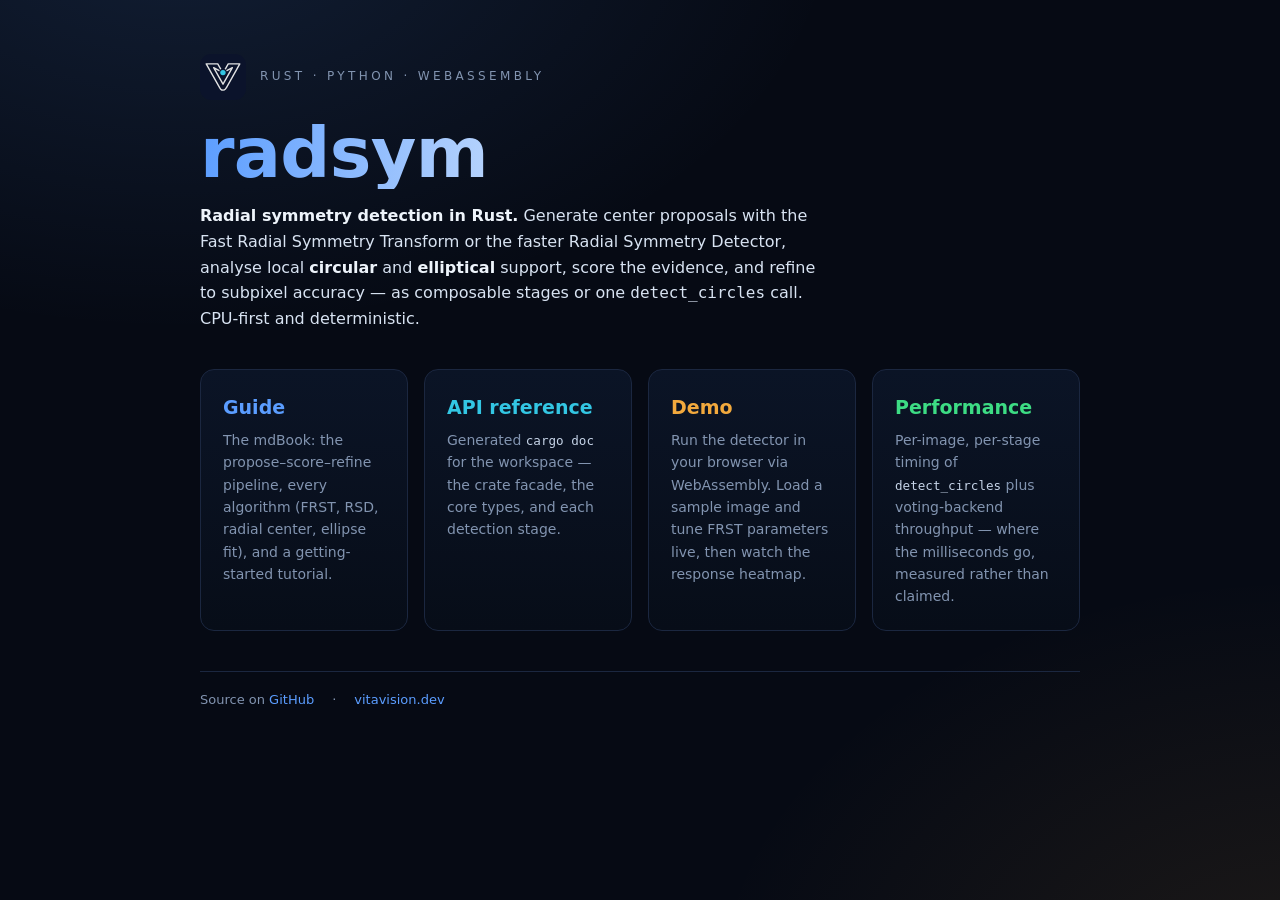
<file: .github/pages/index.html>
<!doctype html>
<html lang="en">
    <head>
        <meta charset="utf-8" />
        <meta name="viewport" content="width=device-width, initial-scale=1" />
        <title>radsym</title>
        <meta
            name="description"
            content="Radial symmetry detection in Rust — center proposals (FRST/RSD), local circular and elliptical support analysis, scoring, and subpixel refinement. CPU-first, deterministic, composable tools."
        />
        <link rel="icon" type="image/svg+xml" href="./img/vv-logo.svg" />
        <style>
            :root {
                color-scheme: dark;
                --bg: #060a14;
                --blue: #5b9dff;
                --amber: #f2a93d;
                --teal: #33c6e3;
                --green: #3ddc84;
                --ink: #d8e3f2;
                --muted: #8294b0;
                --card: #0b1426;
                --edge: #1b2740;
            }
            * {
                box-sizing: border-box;
            }
            html,
            body {
                margin: 0;
                min-height: 100%;
            }
            body {
                background:
                    radial-gradient(
                        1100px 700px at 14% -10%,
                        rgba(91, 157, 255, 0.14),
                        transparent 60%
                    ),
                    radial-gradient(
                        1000px 720px at 102% 112%,
                        rgba(242, 169, 61, 0.1),
                        transparent 60%
                    ),
                    var(--bg);
                color: var(--ink);
                font:
                    16px/1.6 ui-sans-serif,
                    system-ui,
                    -apple-system,
                    "Segoe UI",
                    Roboto,
                    sans-serif;
                display: flex;
                align-items: center;
                justify-content: center;
                padding: 6vh 24px;
            }
            main {
                width: 100%;
                max-width: 880px;
            }
            .brand {
                display: flex;
                align-items: center;
                gap: 14px;
                margin: 0 0 18px;
            }
            .brand img {
                width: 46px;
                height: 46px;
                border-radius: 11px;
            }
            .tag {
                letter-spacing: 0.28em;
                text-transform: uppercase;
                font-size: 12px;
                color: var(--muted);
                margin: 0;
            }
            h1 {
                margin: 0 0 14px;
                font-size: clamp(38px, 8.4vw, 70px);
                font-weight: 700;
                line-height: 1.02;
                letter-spacing: -0.01em;
                background: linear-gradient(
                    96deg,
                    var(--blue),
                    #eef4fb 54%,
                    var(--amber)
                );
                -webkit-background-clip: text;
                background-clip: text;
                color: transparent;
            }
            .lede {
                margin: 0 0 38px;
                max-width: 62ch;
                color: var(--ink);
            }
            .lede b {
                color: #eef4fb;
                font-weight: 600;
            }
            .grid {
                display: grid;
                grid-template-columns: repeat(auto-fit, minmax(190px, 1fr));
                gap: 16px;
            }
            a.card {
                display: block;
                padding: 22px;
                border: 1px solid var(--edge);
                border-radius: 14px;
                background: linear-gradient(180deg, var(--card), #070d18);
                text-decoration: none;
                color: var(--ink);
                transition:
                    transform 0.15s ease,
                    border-color 0.15s ease,
                    box-shadow 0.15s ease;
            }
            a.card:hover {
                transform: translateY(-3px);
                border-color: rgba(91, 157, 255, 0.5);
                box-shadow: 0 12px 42px rgba(91, 157, 255, 0.13);
            }
            a.card .h {
                font-size: 19px;
                font-weight: 650;
                margin: 0 0 6px;
            }
            a.card.guide .h {
                color: var(--blue);
            }
            a.card.api .h {
                color: var(--teal);
            }
            a.card.demo .h {
                color: var(--amber);
            }
            a.card.perf .h {
                color: var(--green);
            }
            a.card p {
                margin: 0;
                font-size: 14px;
                color: var(--muted);
            }
            a.card code {
                color: #c6d4e8;
                font-size: 0.9em;
            }
            footer {
                margin-top: 40px;
                padding-top: 18px;
                border-top: 1px solid var(--edge);
                font-size: 13px;
                color: var(--muted);
                display: flex;
                flex-wrap: wrap;
                gap: 6px 18px;
            }
            footer a {
                color: var(--blue);
                text-decoration: none;
            }
            footer a:hover {
                text-decoration: underline;
            }
        </style>
    </head>
    <body>
        <main>
            <div class="brand">
                <img src="./img/vv-logo.svg" alt="vitavision" />
                <p class="tag">Rust · Python · WebAssembly</p>
            </div>
            <h1>radsym</h1>
            <p class="lede">
                <b>Radial symmetry detection in Rust.</b> Generate center
                proposals with the Fast Radial Symmetry Transform or the faster
                Radial Symmetry Detector, analyse local <b>circular</b> and
                <b>elliptical</b> support, score the evidence, and refine to
                subpixel accuracy — as composable stages or one
                <code>detect_circles</code> call. CPU-first and deterministic.
            </p>
            <nav class="grid">
                <a class="card guide" href="./book/">
                    <p class="h">Guide</p>
                    <p>
                        The mdBook: the propose–score–refine pipeline, every
                        algorithm (FRST, RSD, radial center, ellipse fit), and a
                        getting-started tutorial.
                    </p>
                </a>
                <a class="card api" href="./api/">
                    <p class="h">API reference</p>
                    <p>
                        Generated <code>cargo doc</code> for the workspace — the
                        crate facade, the core types, and each detection stage.
                    </p>
                </a>
                <a class="card demo" href="./demo/">
                    <p class="h">Demo</p>
                    <p>
                        Run the detector in your browser via WebAssembly. Load a
                        sample image and tune FRST parameters live, then watch
                        the response heatmap.
                    </p>
                </a>
                <a class="card perf" href="./performance/">
                    <p class="h">Performance</p>
                    <p>
                        Per-image, per-stage timing of
                        <code>detect_circles</code> plus voting-backend
                        throughput — where the milliseconds go, measured rather
                        than claimed.
                    </p>
                </a>
            </nav>
            <footer>
                <span
                    >Source on
                    <a
                        href="https://github.com/VitalyVorobyev/radsym"
                        >GitHub</a
                    ></span
                >
                <span>·</span>
                <span><a href="https://vitavision.dev/">vitavision.dev</a></span>
            </footer>
        </main>
    </body>
</html>
</file>
